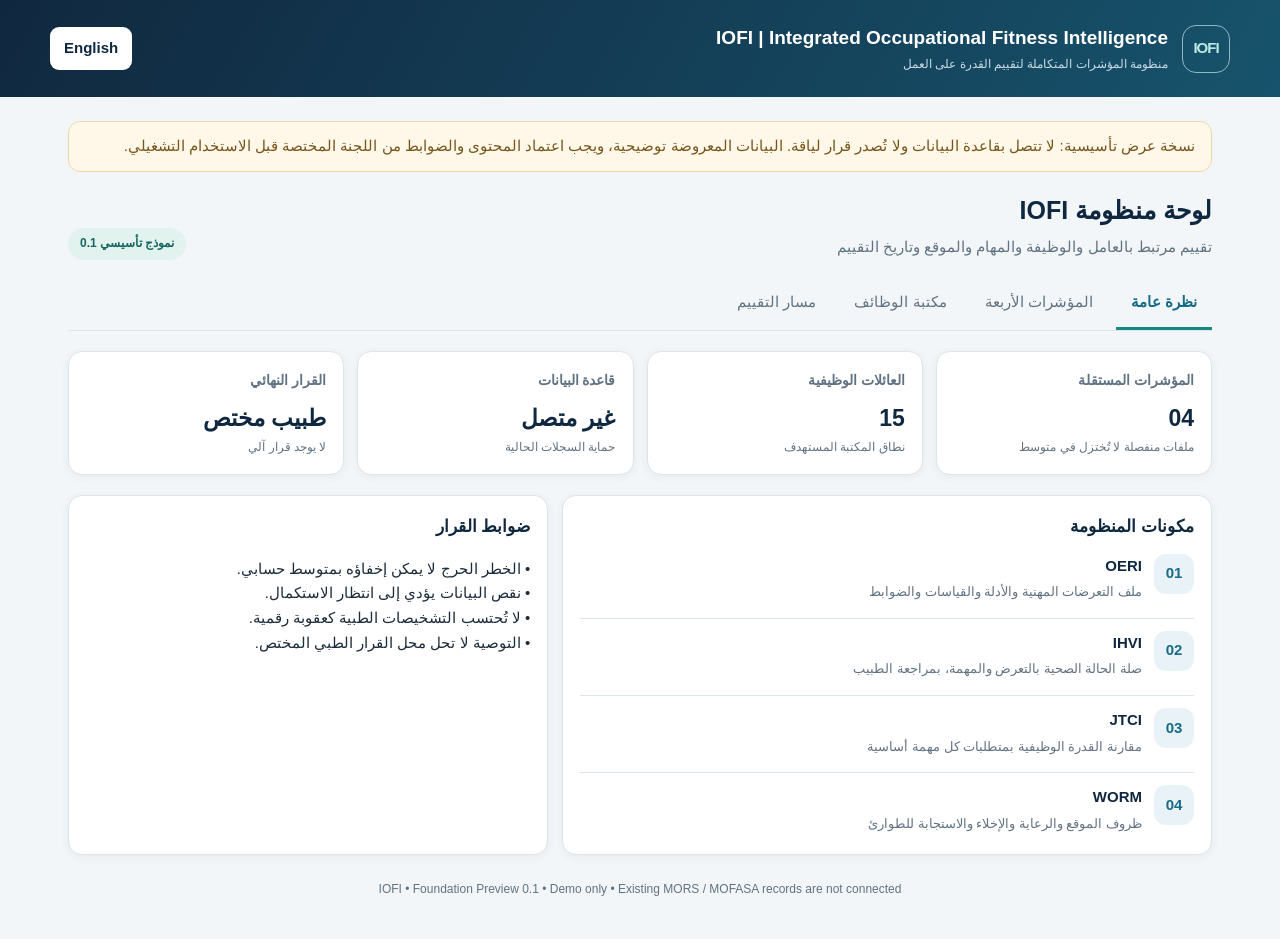
<file: iofi-preview.html>
<!doctype html>
<html lang="ar" dir="rtl">
<head>
<meta charset="utf-8"><meta name="viewport" content="width=device-width,initial-scale=1">
<title>IOFI | Integrated Occupational Fitness Intelligence</title>
<style>
:root{--navy:#10283f;--blue:#176b87;--teal:#168a83;--bg:#f3f6f8;--ink:#1b2c3b;--muted:#617383;--line:#dce5ea;--white:#fff;--amber:#9b6815}
*{box-sizing:border-box}body{margin:0;background:var(--bg);color:var(--ink);font:15px/1.65 "Segoe UI",Tahoma,Arial,sans-serif}button,input{font:inherit}.top{background:linear-gradient(120deg,#10283f,#17536c);color:#fff;padding:22px max(20px,calc((100% - 1180px)/2));display:flex;align-items:center;justify-content:space-between;gap:20px}.brand{display:flex;align-items:center;gap:14px}.logo{width:48px;height:48px;border:1px solid #8eb8c7;border-radius:14px;display:grid;place-items:center;font-weight:800;letter-spacing:-1px;color:#bcebe4}.brand h1{font-size:19px;margin:0}.brand p{margin:2px 0 0;color:#c9dbe4;font-size:12px}.lang{background:#fff;color:var(--navy);border:0;border-radius:9px;padding:9px 14px;cursor:pointer;font-weight:700}.wrap{max-width:1180px;margin:24px auto;padding:0 18px}.notice{background:#fff8e9;border:1px solid #efd9a9;border-radius:12px;padding:12px 16px;color:#77551c;margin-bottom:18px}.hero{display:flex;align-items:flex-end;justify-content:space-between;gap:15px;margin:18px 0}.hero h2{margin:0;color:var(--navy);font-size:25px}.hero p{margin:4px 0 0;color:var(--muted)}.pill{background:#e2f3ef;color:#17685f;border-radius:30px;padding:6px 12px;font-size:12px;font-weight:700;white-space:nowrap}.nav{display:flex;gap:8px;overflow:auto;border-bottom:1px solid var(--line);margin-bottom:20px}.nav button{border:0;background:transparent;color:var(--muted);padding:12px 15px;white-space:nowrap;cursor:pointer;border-bottom:3px solid transparent}.nav button.active{color:var(--blue);font-weight:700;border-color:var(--teal)}.grid{display:grid;grid-template-columns:repeat(4,1fr);gap:13px}.card{background:var(--white);border:1px solid var(--line);border-radius:14px;padding:17px;box-shadow:0 2px 8px #183b5010}.card h3{font-size:14px;margin:0 0 8px;color:var(--muted)}.metric{font-size:23px;font-weight:800;color:var(--navy)}.sub{font-size:12px;color:var(--muted)}.section{margin-top:20px}.section h3{margin:0 0 12px;color:var(--navy);font-size:17px}.two{display:grid;grid-template-columns:1.15fr .85fr;gap:14px}.index{display:flex;align-items:flex-start;gap:12px}.symbol{width:40px;height:40px;border-radius:12px;background:#e9f2f6;color:var(--blue);display:grid;place-items:center;font-weight:800;flex-shrink:0}.index h4{margin:0;color:var(--navy)}.index p{margin:3px 0;color:var(--muted);font-size:13px}.state{font-size:11px;color:#8b641c;background:#fff5df;padding:3px 8px;border-radius:20px;display:inline-block;margin-top:5px}.search{width:100%;border:1px solid var(--line);border-radius:10px;padding:11px 13px;background:white;margin-bottom:12px}.families{display:grid;grid-template-columns:repeat(3,1fr);gap:10px}.family{border:1px solid var(--line);border-radius:12px;padding:13px;background:#fff;text-align:start;cursor:pointer}.family:hover,.family.selected{border-color:var(--teal);box-shadow:0 0 0 2px #168a831a}.family b{display:block;color:var(--navy);font-size:13px}.family small{display:block;color:var(--muted);margin-top:4px}.family em{font-style:normal;font-size:11px;color:#8a641f}.panel{display:none}.panel.active{display:block}.detail{background:#f7fafb;border:1px dashed #bdcbd3;border-radius:12px;padding:14px;margin-top:12px;min-height:78px;color:var(--muted)}.steps{display:grid;grid-template-columns:repeat(5,1fr);gap:9px}.step{background:#fff;border:1px solid var(--line);border-radius:12px;padding:12px}.step span{display:block;color:var(--teal);font-weight:800;font-size:12px}.step b{display:block;font-size:13px;color:var(--navy);margin-top:5px}.footer{color:var(--muted);font-size:12px;text-align:center;padding:25px 0 15px}.empty{color:var(--muted);padding:15px;text-align:center}.hide{display:none!important}
@media(max-width:850px){.grid{grid-template-columns:repeat(2,1fr)}.two{grid-template-columns:1fr}.families{grid-template-columns:repeat(2,1fr)}.steps{grid-template-columns:repeat(2,1fr)}.hero{align-items:flex-start;flex-direction:column}}
@media(max-width:480px){.top{padding:16px}.brand h1{font-size:15px}.brand p{font-size:11px}.grid{gap:8px}.card{padding:13px}.metric{font-size:20px}.families{grid-template-columns:1fr}.steps{grid-template-columns:1fr 1fr}}
</style>
</head>
<body>
<header class="top"><div class="brand"><div class="logo">IOFI</div><div><h1>IOFI | Integrated Occupational Fitness Intelligence</h1><p data-ar="منظومة المؤشرات المتكاملة لتقييم القدرة على العمل" data-en="Integrated framework for occupational fitness assessment">منظومة المؤشرات المتكاملة لتقييم القدرة على العمل</p></div></div><button class="lang" id="lang">English</button></header>
<main class="wrap">
<div class="notice" data-ar="نسخة عرض تأسيسية: لا تتصل بقاعدة البيانات ولا تُصدر قرار لياقة. البيانات المعروضة توضيحية، ويجب اعتماد المحتوى والضوابط من اللجنة المختصة قبل الاستخدام التشغيلي." data-en="Foundation preview only: no database connection and no fitness decision is issued. Displayed content is illustrative and requires committee approval before operational use.">نسخة عرض تأسيسية: لا تتصل بقاعدة البيانات ولا تُصدر قرار لياقة. البيانات المعروضة توضيحية، ويجب اعتماد المحتوى والضوابط من اللجنة المختصة قبل الاستخدام التشغيلي.</div>
<div class="hero"><div><h2 data-ar="لوحة منظومة IOFI" data-en="IOFI system dashboard">لوحة منظومة IOFI</h2><p data-ar="تقييم مرتبط بالعامل والوظيفة والمهام والموقع وتاريخ التقييم" data-en="Assessment scoped to worker, job, tasks, worksite and assessment date">تقييم مرتبط بالعامل والوظيفة والمهام والموقع وتاريخ التقييم</p></div><span class="pill" data-ar="نموذج تأسيسي 0.1" data-en="Foundation model 0.1">نموذج تأسيسي 0.1</span></div>
<nav class="nav"><button class="active" data-tab="overview" data-ar="نظرة عامة" data-en="Overview">نظرة عامة</button><button data-tab="indices" data-ar="المؤشرات الأربعة" data-en="Four indices">المؤشرات الأربعة</button><button data-tab="jobs" data-ar="مكتبة الوظائف" data-en="Job library">مكتبة الوظائف</button><button data-tab="workflow" data-ar="مسار التقييم" data-en="Assessment workflow">مسار التقييم</button></nav>
<section class="panel active" id="overview">
<div class="grid">
<div class="card"><h3 data-ar="المؤشرات المستقلة" data-en="Independent indices">المؤشرات المستقلة</h3><div class="metric">04</div><div class="sub" data-ar="ملفات منفصلة لا تُختزل في متوسط" data-en="Separate profiles, not collapsed into an average">ملفات منفصلة لا تُختزل في متوسط</div></div>
<div class="card"><h3 data-ar="العائلات الوظيفية" data-en="Job families">العائلات الوظيفية</h3><div class="metric">15</div><div class="sub" data-ar="نطاق المكتبة المستهدف" data-en="Target library scope">نطاق المكتبة المستهدف</div></div>
<div class="card"><h3 data-ar="قاعدة البيانات" data-en="Database">قاعدة البيانات</h3><div class="metric" data-ar="غير متصل" data-en="Not connected">غير متصل</div><div class="sub" data-ar="حماية السجلات الحالية" data-en="Existing records remain untouched">حماية السجلات الحالية</div></div>
<div class="card"><h3 data-ar="القرار النهائي" data-en="Final decision">القرار النهائي</h3><div class="metric" data-ar="طبيب مختص" data-en="Physician">طبيب مختص</div><div class="sub" data-ar="لا يوجد قرار آلي" data-en="No automated fitness decision">لا يوجد قرار آلي</div></div>
</div>
<div class="section two"><div class="card"><h3 data-ar="مكونات المنظومة" data-en="System components">مكونات المنظومة</h3><div class="index"><div class="symbol">01</div><div><h4>OERI</h4><p data-ar="ملف التعرضات المهنية والأدلة والقياسات والضوابط" data-en="Occupational exposures, evidence, measurements and controls">ملف التعرضات المهنية والأدلة والقياسات والضوابط</p></div></div><hr style="border:0;border-top:1px solid var(--line);margin:12px 0"><div class="index"><div class="symbol">02</div><div><h4>IHVI</h4><p data-ar="صلة الحالة الصحية بالتعرض والمهمة، بمراجعة الطبيب" data-en="Health relevance to exposure and task, physician reviewed">صلة الحالة الصحية بالتعرض والمهمة، بمراجعة الطبيب</p></div></div><hr style="border:0;border-top:1px solid var(--line);margin:12px 0"><div class="index"><div class="symbol">03</div><div><h4>JTCI</h4><p data-ar="مقارنة القدرة الوظيفية بمتطلبات كل مهمة أساسية" data-en="Functional capacity compared with each essential task">مقارنة القدرة الوظيفية بمتطلبات كل مهمة أساسية</p></div></div><hr style="border:0;border-top:1px solid var(--line);margin:12px 0"><div class="index"><div class="symbol">04</div><div><h4>WORM</h4><p data-ar="ظروف الموقع والرعاية والإخلاء والاستجابة للطوارئ" data-en="Worksite context, care access, evacuation and emergency response">ظروف الموقع والرعاية والإخلاء والاستجابة للطوارئ</p></div></div></div><div class="card"><h3 data-ar="ضوابط القرار" data-en="Decision safeguards">ضوابط القرار</h3><p data-ar="• الخطر الحرج لا يمكن إخفاؤه بمتوسط حسابي.<br>• نقص البيانات يؤدي إلى انتظار الاستكمال.<br>• لا تُحتسب التشخيصات الطبية كعقوبة رقمية.<br>• التوصية لا تحل محل القرار الطبي المختص." data-en="• A critical hazard cannot be averaged away.<br>• Missing evidence leads to a pending state.<br>• Diagnoses are not converted into numeric penalties.<br>• Recommendations do not replace physician judgement.">• الخطر الحرج لا يمكن إخفاؤه بمتوسط حسابي.<br>• نقص البيانات يؤدي إلى انتظار الاستكمال.<br>• لا تُحتسب التشخيصات الطبية كعقوبة رقمية.<br>• التوصية لا تحل محل القرار الطبي المختص.</p></div></div>
</section>
<section class="panel" id="indices"><div class="grid">
<div class="card"><div class="index"><div class="symbol">O</div><div><h4>OERI</h4><p data-ar="مؤشر مخاطر التعرض المهني" data-en="Occupational Exposure Risk Index">مؤشر مخاطر التعرض المهني</p><span class="state" data-ar="ملف أدلة مستقل" data-en="Independent evidence profile">ملف أدلة مستقل</span></div></div></div>
<div class="card"><div class="index"><div class="symbol">H</div><div><h4>IHVI</h4><p data-ar="مؤشر القابلية الصحية الفردية" data-en="Individual Health Vulnerability Index">مؤشر القابلية الصحية الفردية</p><span class="state" data-ar="مراجعة الطبيب" data-en="Physician review">مراجعة الطبيب</span></div></div></div>
<div class="card"><div class="index"><div class="symbol">J</div><div><h4>JTCI</h4><p data-ar="مؤشر توافق الوظيفة والمهمة" data-en="Job & Task Compatibility Index">مؤشر توافق الوظيفة والمهمة</p><span class="state" data-ar="مقارنة مهمة بمهمة" data-en="Task-by-task comparison">مقارنة مهمة بمهمة</span></div></div></div>
<div class="card"><div class="index"><div class="symbol">W</div><div><h4>WORM</h4><p data-ar="معدل ظروف الموقع والتشغيل" data-en="Worksite & Operational Risk Modifier">معدل ظروف الموقع والتشغيل</p><span class="state" data-ar="سياق تشغيلي" data-en="Operational context">سياق تشغيلي</span></div></div></div>
</div><div class="detail" data-ar="لا توجد درجات رقمية أو أوزان نهائية في هذه النسخة. ستُضاف قواعد القياس والمعايرة بعد مراجعة الأدلة واعتماد اللجنة." data-en="No numeric scores or final weights are defined in this release. Measurement and calibration rules will follow evidence review and committee approval.">لا توجد درجات رقمية أو أوزان نهائية في هذه النسخة. ستُضاف قواعد القياس والمعايرة بعد مراجعة الأدلة واعتماد اللجنة.</div></section>
<section class="panel" id="jobs"><div class="card"><h3 data-ar="مكتبة العائلات الوظيفية – الهيكل الأولي" data-en="Job family library – initial structure">مكتبة العائلات الوظيفية – الهيكل الأولي</h3><input class="search" id="search" placeholder="ابحث عن عائلة وظيفية / Search job family"><div class="families" id="families"></div><div class="detail" id="familyDetail" data-ar="اختر عائلة وظيفية لعرض حالة إعداد مكتبتها." data-en="Select a job family to view its library development status.">اختر عائلة وظيفية لعرض حالة إعداد مكتبتها.</div></div></section>
<section class="panel" id="workflow"><div class="card"><h3 data-ar="تسلسل التقييم المقترح" data-en="Proposed assessment sequence">تسلسل التقييم المقترح</h3><div class="steps" id="steps"></div><div class="detail" data-ar="كل تقييم يخص عاملاً ووظيفة ومهاماً وموقعاً وتاريخاً محدداً. لا يُستخدم هذا النموذج لاتخاذ قرارات لياقة فعلية قبل التحقق والاعتماد." data-en="Each assessment is specific to a worker, job, tasks, worksite and date. This prototype is not for real fitness decisions before validation and approval.">كل تقييم يخص عاملاً ووظيفة ومهاماً وموقعاً وتاريخاً محدداً. لا يُستخدم هذا النموذج لاتخاذ قرارات لياقة فعلية قبل التحقق والاعتماد.</div></div></section>
<div class="footer">IOFI • Foundation Preview 0.1 • Demo only • Existing MORS / MOFASA records are not connected</div>
</main>
<script>
const families=[
["Drilling & Well Services","الحفر وخدمات الآبار","draft"],
["Production Operations","عمليات الإنتاج","draft"],
["Processing & Refinery","المعالجة والتكرير","draft"],
["Mechanical Maintenance","الصيانة الميكانيكية","draft"],
["Electrical Maintenance","الصيانة الكهربائية","draft"],
["Instrumentation & Control","الأجهزة والتحكم","draft"],
["HSE & Occupational Health","الصحة والسلامة والصحة المهنية","draft"],
["Laboratory & Quality Control","المعامل ومراقبة الجودة","draft"],
["Logistics & Transportation","اللوجستيات والنقل","draft"],
["Security & Emergency Response","الأمن والاستجابة للطوارئ","draft"],
["Engineering & Technical Support","الهندسة والدعم الفني","draft"],
["Administration & Management","الإدارة والشؤون الإدارية","draft"],
["Marine & Offshore Operations","العمليات البحرية والبحرية الخارجية","draft"],
["Construction & Projects","الإنشاءات والمشروعات","draft"],
["Warehousing & Materials Handling","المخازن ومناولة المواد","draft"]
];
const steps=[["01","Worker / Job / Site","العامل / الوظيفة / الموقع"],["02","Tasks & JEM","المهام ومصفوفة التعرض"],["03","TRA & Controls","مخاطر السلامة والضوابط"],["04","Medical & Capacity","المراجعة الطبية والقدرة"],["05","IODE Review","مراجعة محرك القرار"]];
let lang="ar";
function renderFamilies(q=""){const host=document.getElementById("families");host.innerHTML="";families.forEach((f,i)=>{if(!(f[0]+" "+f[1]).toLowerCase().includes(q.toLowerCase()))return;const b=document.createElement("button");b.className="family";b.innerHTML="<b>"+(lang==="ar"?f[1]:f[0])+"</b><small>"+(lang==="ar"?f[0]:f[1])+"</small><em>"+(f[2]==="started"?(lang==="ar"?"بدأ التفصيل – يحتاج استكمالاً":"Detail started – completion pending"):f[2]==="draft"?(lang==="ar"?"مسودة تفصيلية – بانتظار المراجعة":"Detailed draft – review pending"):(lang==="ar"?"لم يبدأ التفصيل":"Detail not started"))+"</em>";b.onclick=()=>{document.querySelectorAll(".family").forEach(x=>x.classList.remove("selected"));b.classList.add("selected");document.getElementById("familyDetail").textContent=lang==="ar"?(f[2]==="started"?"بدأ إعداد الهيكل التفصيلي لهذه العائلة. يلزم استكمال المهام والتعرضات والمتطلبات ومراجعة المصادر قبل اعتمادها.":f[2]==="draft"?"أُعدت مسودة تفصيلية للوظائف والمهام والتعرضات الصحية ومخاطر السلامة ومتطلبات العمل والضوابط. ما زالت بحاجة إلى مراجعة ميدانية ومهنية قبل اعتمادها.":"هذه العائلة ضمن خطة المكتبة، ولم يبدأ تفصيلها بعد."):(f[2]==="started"?"The detailed structure has been started. Tasks, exposures, demands and source review remain before approval.":f[2]==="draft"?"A detailed draft of roles, tasks, health exposures, operational hazards, job demands and controls is available. Field and professional review is still required before approval.":"This family is in the library plan; detailed profiling has not started yet.");};host.appendChild(b);});}
function renderSteps(){document.getElementById("steps").innerHTML=steps.map(s=>'<div class="step"><span>'+s[0]+'</span><b>'+(lang==="ar"?s[2]:s[1])+'</b></div>').join("");}
function setLang(next){lang=next;document.documentElement.lang=lang;document.documentElement.dir=lang==="ar"?"rtl":"ltr";document.querySelectorAll("[data-ar]").forEach(el=>{const val=el.getAttribute("data-"+lang);if(val!==null)el.innerHTML=val;});document.getElementById("lang").textContent=lang==="ar"?"English":"العربية";document.getElementById("search").placeholder=lang==="ar"?"ابحث عن عائلة وظيفية":"Search job family";renderFamilies(document.getElementById("search").value);renderSteps();}
document.getElementById("lang").onclick=()=>setLang(lang==="ar"?"en":"ar");
document.querySelectorAll(".nav button").forEach(b=>b.onclick=()=>{document.querySelectorAll(".nav button").forEach(x=>x.classList.remove("active"));document.querySelectorAll(".panel").forEach(x=>x.classList.remove("active"));b.classList.add("active");document.getElementById(b.dataset.tab).classList.add("active");});
document.getElementById("search").addEventListener("input",e=>renderFamilies(e.target.value));
renderFamilies();renderSteps();
</script>
</body></html>
</file>
